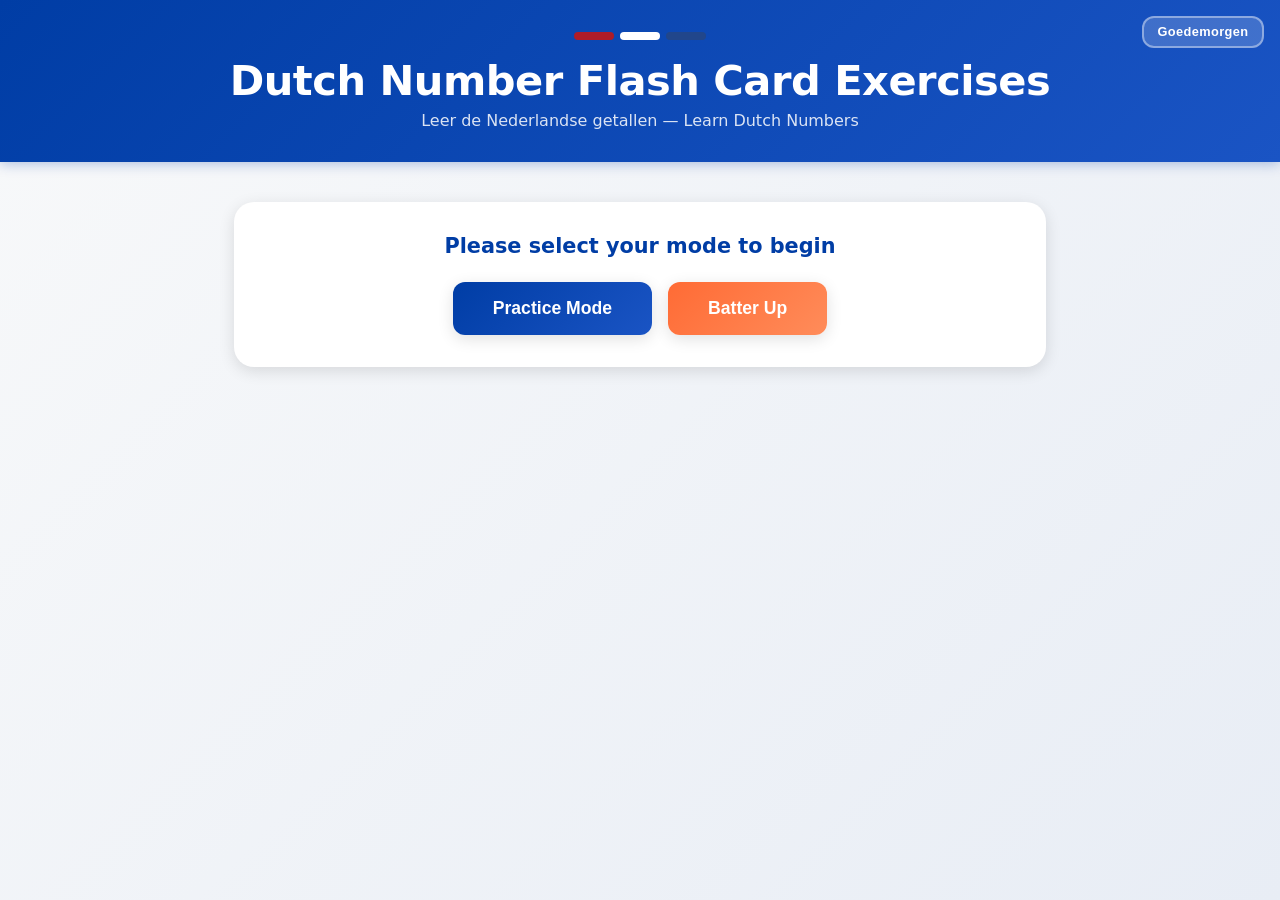
<file: index.html>
<!DOCTYPE html>
<html lang="en">
<head>
  <meta charset="UTF-8" />
  <meta name="viewport" content="width=device-width, initial-scale=1.0" />
  <title>Dutch Number Flash Card Exercises</title>
  <link rel="stylesheet" href="css/styles.css" />
</head>
<body>

  <header>
    <button class="btn-theme" id="theme-btn" onclick="toggleTheme()">Goedemorgen</button>
    <div class="flag-strip">
      <span class="red"></span>
      <span class="white"></span>
      <span class="blue"></span>
    </div>
    <h1>Dutch Number Flash Card Exercises</h1>
    <p class="subtitle">Leer de Nederlandse getallen &mdash; Learn Dutch Numbers</p>
  </header>

  <main>
    <div class="card">
      <p class="prompt">Please select your mode to begin</p>
      <div class="mode-buttons">
        <button class="btn-mode" onclick="location.href='practice.html'">Practice Mode</button>
        <button class="btn-mode orange" onclick="location.href='game.html'">Batter Up</button>
      </div>
    </div>
  </main>

  <script>
    (function () {
      if (localStorage.getItem('theme') === 'dark') {
        document.body.classList.add('dark');
      }
    })();

    function toggleTheme() {
      const isDark = document.body.classList.toggle('dark');
      localStorage.setItem('theme', isDark ? 'dark' : 'light');
      document.getElementById('theme-btn').textContent = isDark ? 'Goedeavond' : 'Goedemorgen';
    }

    document.addEventListener('DOMContentLoaded', () => {
      if (localStorage.getItem('theme') === 'dark') {
        document.getElementById('theme-btn').textContent = 'Goedeavond';
      }
    });
  </script>
</body>
</html>
</file>
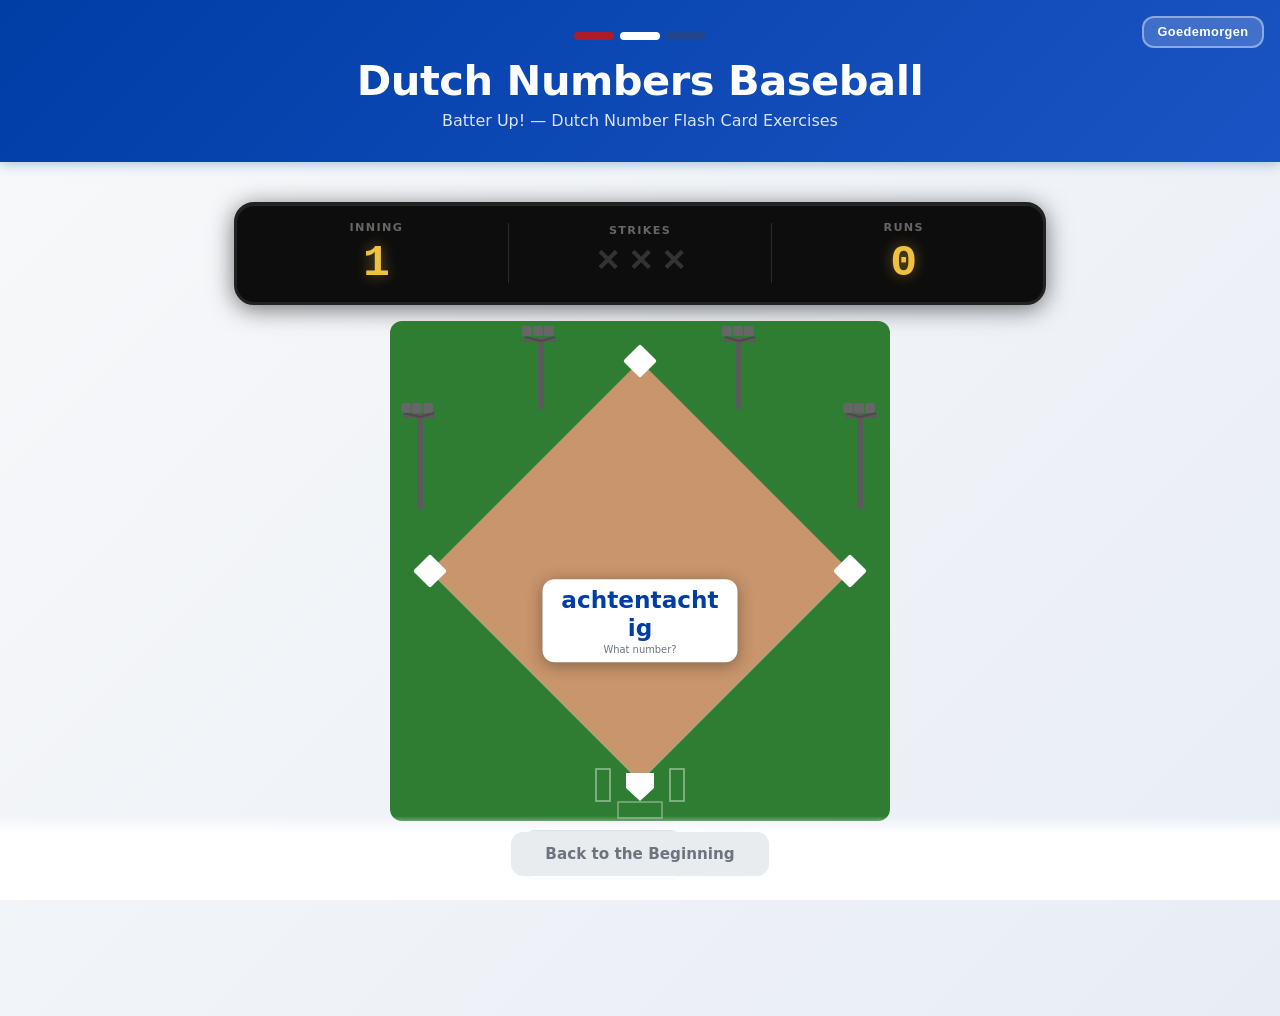
<file: game.html>
<!DOCTYPE html>
<html lang="en">
<head>
  <meta charset="UTF-8" />
  <meta name="viewport" content="width=device-width, initial-scale=1.0" />
  <title>Dutch Numbers Baseball</title>
  <link rel="stylesheet" href="css/styles.css" />
</head>
<body>

  <header>
    <button class="btn-theme" id="theme-btn" onclick="toggleTheme()">Goedemorgen</button>
    <div class="flag-strip">
      <span class="red"></span>
      <span class="white"></span>
      <span class="blue"></span>
    </div>
    <h1>Dutch Numbers Baseball</h1>
    <p class="subtitle">Batter Up! &mdash; Dutch Number Flash Card Exercises</p>
  </header>

  <main>

    <!-- Scoreboard -->
    <div class="baseball-scoreboard">
      <div class="sb-section">
        <div class="sb-label">Inning</div>
        <div class="sb-value" id="sb-inning">1</div>
      </div>
      <div class="sb-divider"></div>
      <div class="sb-section">
        <div class="sb-label">Strikes</div>
        <div class="strikes-display">
          <span class="strike-x" id="strike-1">&#10005;</span>
          <span class="strike-x" id="strike-2">&#10005;</span>
          <span class="strike-x" id="strike-3">&#10005;</span>
        </div>
      </div>
      <div class="sb-divider"></div>
      <div class="sb-section">
        <div class="sb-label">Runs</div>
        <div class="sb-value" id="sb-runs">0</div>
      </div>
    </div>

    <!-- Baseball Diamond -->
    <div class="diamond-wrapper">
      <svg viewBox="0 0 500 500" xmlns="http://www.w3.org/2000/svg" aria-label="Baseball diamond">
        <defs>
          <radialGradient id="lightGlowGrad" cx="50%" cy="50%" r="50%">
            <stop offset="0%"   stop-color="#fffbe0" stop-opacity="0.95"/>
            <stop offset="45%"  stop-color="#fff8a0" stop-opacity="0.55"/>
            <stop offset="100%" stop-color="#fffacd" stop-opacity="0"/>
          </radialGradient>
          <radialGradient id="fieldLightGrad" cx="50%" cy="60%" r="55%">
            <stop offset="0%"   stop-color="#c8ffb0" stop-opacity="0.22"/>
            <stop offset="100%" stop-color="#c8ffb0" stop-opacity="0"/>
          </radialGradient>
        </defs>

        <!-- Outfield grass -->
        <rect x="0" y="0" width="500" height="500" class="field-outfield"/>

        <!-- Foul lines -->
        <line x1="250" y1="460" x2="460" y2="250" stroke="white" stroke-width="1.5" opacity="0.45"/>
        <line x1="250" y1="460" x2="40"  y2="250" stroke="white" stroke-width="1.5" opacity="0.45"/>

        <!-- Infield dirt -->
        <polygon points="250,460 460,250 250,40 40,250" class="field-dirt"/>

        <!-- Pitcher's mound -->
        <ellipse cx="250" cy="300" rx="33" ry="25" class="field-mound"/>
        <!-- Rubber -->
        <rect x="242" y="296" width="16" height="5" rx="1" fill="white"/>

        <!-- 2nd base (top) -->
        <rect x="238" y="28" width="24" height="24" rx="2" fill="white" transform="rotate(45,250,40)"/>
        <!-- 1st base (right) -->
        <rect x="448" y="238" width="24" height="24" rx="2" fill="white" transform="rotate(45,460,250)"/>
        <!-- 3rd base (left) -->
        <rect x="28"  y="238" width="24" height="24" rx="2" fill="white" transform="rotate(45,40,250)"/>
        <!-- Home plate -->
        <polygon points="250,480 236,467 236,452 264,452 264,467" fill="white"/>

        <!-- Batter's boxes -->
        <rect x="206" y="448" width="14" height="32" fill="none" stroke="white" stroke-width="1.5" opacity="0.5"/>
        <rect x="280" y="448" width="14" height="32" fill="none" stroke="white" stroke-width="1.5" opacity="0.5"/>
        <!-- Catcher's box -->
        <rect x="228" y="481" width="44" height="16" fill="none" stroke="white" stroke-width="1.5" opacity="0.4"/>

        <!-- ═══ Stadium Light Poles ═══ -->

        <!-- Left Field -->
        <g>
          <rect x="27"  y="96"  width="6" height="92" rx="1" fill="#5a5a5a"/>
          <rect x="13"  y="92"  width="32" height="5" rx="1" fill="#5a5a5a"/>
          <!-- crossarm braces -->
          <line x1="30" y1="96" x2="14"  y2="92" stroke="#4a4a4a" stroke-width="2"/>
          <line x1="30" y1="96" x2="44"  y2="92" stroke="#4a4a4a" stroke-width="2"/>
          <!-- fixtures -->
          <rect x="11"  y="82"  width="10" height="10" rx="2" class="light-fixture"/>
          <rect x="22"  y="82"  width="10" height="10" rx="2" class="light-fixture"/>
          <rect x="33"  y="82"  width="10" height="10" rx="2" class="light-fixture"/>
          <!-- glow -->
          <circle cx="30" cy="87" r="45" fill="url(#lightGlowGrad)" class="light-glow"/>
        </g>

        <!-- Left-Center -->
        <g>
          <rect x="148" y="20"  width="6" height="68" rx="1" fill="#5a5a5a"/>
          <rect x="134" y="16"  width="32" height="5" rx="1" fill="#5a5a5a"/>
          <line x1="151" y1="20" x2="135" y2="16" stroke="#4a4a4a" stroke-width="2"/>
          <line x1="151" y1="20" x2="165" y2="16" stroke="#4a4a4a" stroke-width="2"/>
          <rect x="132" y="5"   width="10" height="10" rx="2" class="light-fixture"/>
          <rect x="143" y="5"   width="10" height="10" rx="2" class="light-fixture"/>
          <rect x="154" y="5"   width="10" height="10" rx="2" class="light-fixture"/>
          <circle cx="150" cy="10" r="45" fill="url(#lightGlowGrad)" class="light-glow"/>
        </g>

        <!-- Right-Center -->
        <g>
          <rect x="346" y="20"  width="6" height="68" rx="1" fill="#5a5a5a"/>
          <rect x="334" y="16"  width="32" height="5" rx="1" fill="#5a5a5a"/>
          <line x1="349" y1="20" x2="335" y2="16" stroke="#4a4a4a" stroke-width="2"/>
          <line x1="349" y1="20" x2="365" y2="16" stroke="#4a4a4a" stroke-width="2"/>
          <rect x="332" y="5"   width="10" height="10" rx="2" class="light-fixture"/>
          <rect x="343" y="5"   width="10" height="10" rx="2" class="light-fixture"/>
          <rect x="354" y="5"   width="10" height="10" rx="2" class="light-fixture"/>
          <circle cx="350" cy="10" r="45" fill="url(#lightGlowGrad)" class="light-glow"/>
        </g>

        <!-- Right Field -->
        <g>
          <rect x="467" y="96"  width="6" height="92" rx="1" fill="#5a5a5a"/>
          <rect x="455" y="92"  width="32" height="5" rx="1" fill="#5a5a5a"/>
          <line x1="470" y1="96" x2="456" y2="92" stroke="#4a4a4a" stroke-width="2"/>
          <line x1="470" y1="96" x2="486" y2="92" stroke="#4a4a4a" stroke-width="2"/>
          <rect x="453" y="82"  width="10" height="10" rx="2" class="light-fixture"/>
          <rect x="464" y="82"  width="10" height="10" rx="2" class="light-fixture"/>
          <rect x="475" y="82"  width="10" height="10" rx="2" class="light-fixture"/>
          <circle cx="470" cy="87" r="45" fill="url(#lightGlowGrad)" class="light-glow"/>
        </g>

        <!-- Field lighting overlay (dark mode only) -->
        <rect x="0" y="0" width="500" height="500" fill="url(#fieldLightGrad)" class="field-light-overlay"/>
      </svg>

      <!-- Flash card overlaid on pitcher's mound -->
      <div class="mound-card" id="mound-card">
        <div class="mound-word" id="game-dutch-word">---</div>
        <div class="mound-hint">What number?</div>
      </div>
    </div>

    <!-- Answer input -->
    <div class="game-answer-area" id="game-answer-area">
      <input
        type="number"
        id="game-input"
        class="answer-input"
        placeholder="?"
        min="0"
        max="99"
        autocomplete="off"
      />
      <button class="btn-check" onclick="checkGameAnswer()" title="Check answer">&#10003;</button>
    </div>

    <div class="feedback hidden" id="game-feedback"></div>

    <!-- Inning transition overlay -->
    <div class="inning-overlay hidden" id="inning-overlay">
      <div class="inning-announce" id="inning-announce">&#9918; Inning 2</div>
    </div>

    <!-- Game over overlay -->
    <div class="game-over-overlay hidden" id="game-over-overlay">
      <div class="game-over-card">
        <div class="game-over-icon">&#9918;</div>
        <div class="game-over-title">Game Over!</div>
        <div class="game-over-score">Final Score: <span id="final-runs">0</span> Runs</div>
        <button class="btn-mode" onclick="restartGame()">Play Again</button>
      </div>
    </div>

  </main>

  <!-- Fixed back button -->
  <div class="back-btn-wrap">
    <a href="index.html" class="btn-back">Back to the Beginning</a>
  </div>

  <script>
    // ── Theme ──
    (function () {
      if (localStorage.getItem('theme') === 'dark') document.body.classList.add('dark');
    })();
    function toggleTheme() {
      const isDark = document.body.classList.toggle('dark');
      localStorage.setItem('theme', isDark ? 'dark' : 'light');
      document.getElementById('theme-btn').textContent = isDark ? 'Goedeavond' : 'Goedemorgen';
    }
    document.addEventListener('DOMContentLoaded', () => {
      if (localStorage.getItem('theme') === 'dark') {
        document.getElementById('theme-btn').textContent = 'Goedeavond';
      }
    });
  </script>

  <script src="js/dutch-numbers.js"></script>

  <script>
    const TOTAL_INNINGS   = 9;
    const CORRECT_TO_WIN  = 10;   // correct answers needed to end an inning

    let currentInning    = 0;
    let strikes          = 0;
    let runs             = 0;
    let inningCorrect    = 0;     // correct answers this inning
    let masterQueue      = [];    // shuffled 0-100, shared across all innings
    let currentNumber    = null;
    let inputLocked      = false;

    // Fisher-Yates shuffle
    function shuffle(arr) {
      for (let i = arr.length - 1; i > 0; i--) {
        const j = Math.floor(Math.random() * (i + 1));
        [arr[i], arr[j]] = [arr[j], arr[i]];
      }
      return arr;
    }

    function buildMasterQueue() {
      const nums = [];
      for (let i = 0; i <= 100; i++) nums.push(i);
      return shuffle(nums);
    }

    function startInning(idx) {
      currentInning = idx;
      strikes       = 0;
      inningCorrect = 0;
      inputLocked   = false;
      updateScoreboard();
      nextNumber();
    }

    function nextNumber() {
      // masterQueue always has numbers left (101 numbers, max 90 used across 9 innings)
      currentNumber = masterQueue.shift();
      document.getElementById('game-dutch-word').textContent = getDutchWord(currentNumber);
      clearFeedback();
      const input = document.getElementById('game-input');
      input.value = '';
      if (!inputLocked) input.focus();
    }

    function updateScoreboard() {
      document.getElementById('sb-inning').textContent = currentInning + 1;
      document.getElementById('sb-runs').textContent   = runs;
      for (let i = 1; i <= 3; i++) {
        document.getElementById('strike-' + i).classList.toggle('active', i <= strikes);
      }
    }

    function checkGameAnswer() {
      if (inputLocked) return;
      const input = document.getElementById('game-input');
      const val   = input.value.trim();
      if (val === '') return;

      const num       = parseInt(val, 10);
      const feedbackEl = document.getElementById('game-feedback');

      if (num === currentNumber) {
        runs++;
        inningCorrect++;
        updateScoreboard();
        feedbackEl.textContent = 'Juist!';
        feedbackEl.className   = 'feedback correct';
        inputLocked = true;
        if (inningCorrect >= CORRECT_TO_WIN) {
          setTimeout(() => {
            inputLocked = false;
            advanceInning();
          }, 900);
        } else {
          setTimeout(() => {
            inputLocked = false;
            nextNumber();
          }, 800);
        }
      } else {
        strikes++;
        updateScoreboard();
        feedbackEl.textContent = 'Onjuist';
        feedbackEl.className   = 'feedback incorrect';
        input.value = '';
        if (strikes >= 3) {
          inputLocked = true;
          feedbackEl.innerHTML = 'Onjuist &mdash; the answer was <strong>' + currentNumber + '</strong>';
          setTimeout(() => {
            inputLocked = false;
            advanceInning();
          }, 2200);
        } else {
          input.focus();
        }
      }
    }

    function advanceInning() {
      if (currentInning >= TOTAL_INNINGS - 1) {
        showGameOver();
        return;
      }
      const nextIdx = currentInning + 1;
      showInningBanner(nextIdx + 1, () => startInning(nextIdx));
    }

    function showInningBanner(num, cb) {
      const overlay = document.getElementById('inning-overlay');
      document.getElementById('inning-announce').textContent = '\u26BE Inning ' + num;
      overlay.classList.remove('hidden');
      setTimeout(() => {
        overlay.classList.add('hidden');
        cb();
      }, 1800);
    }

    function showGameOver() {
      document.getElementById('game-over-overlay').classList.remove('hidden');
      document.getElementById('final-runs').textContent = runs;
      document.getElementById('game-answer-area').style.display = 'none';
      document.getElementById('mound-card').style.visibility    = 'hidden';
    }

    function restartGame() {
      runs        = 0;
      masterQueue = buildMasterQueue();
      document.getElementById('game-over-overlay').classList.add('hidden');
      document.getElementById('game-answer-area').style.display = '';
      document.getElementById('mound-card').style.visibility    = '';
      startInning(0);
    }

    function clearFeedback() {
      const el = document.getElementById('game-feedback');
      el.textContent = '';
      el.className   = 'feedback hidden';
    }

    document.addEventListener('DOMContentLoaded', () => {
      document.getElementById('game-input').addEventListener('keydown', e => {
        if (e.key === 'Enter') checkGameAnswer();
      });
      masterQueue = buildMasterQueue();
      startInning(0);
    });
  </script>

</body>
</html>
</file>
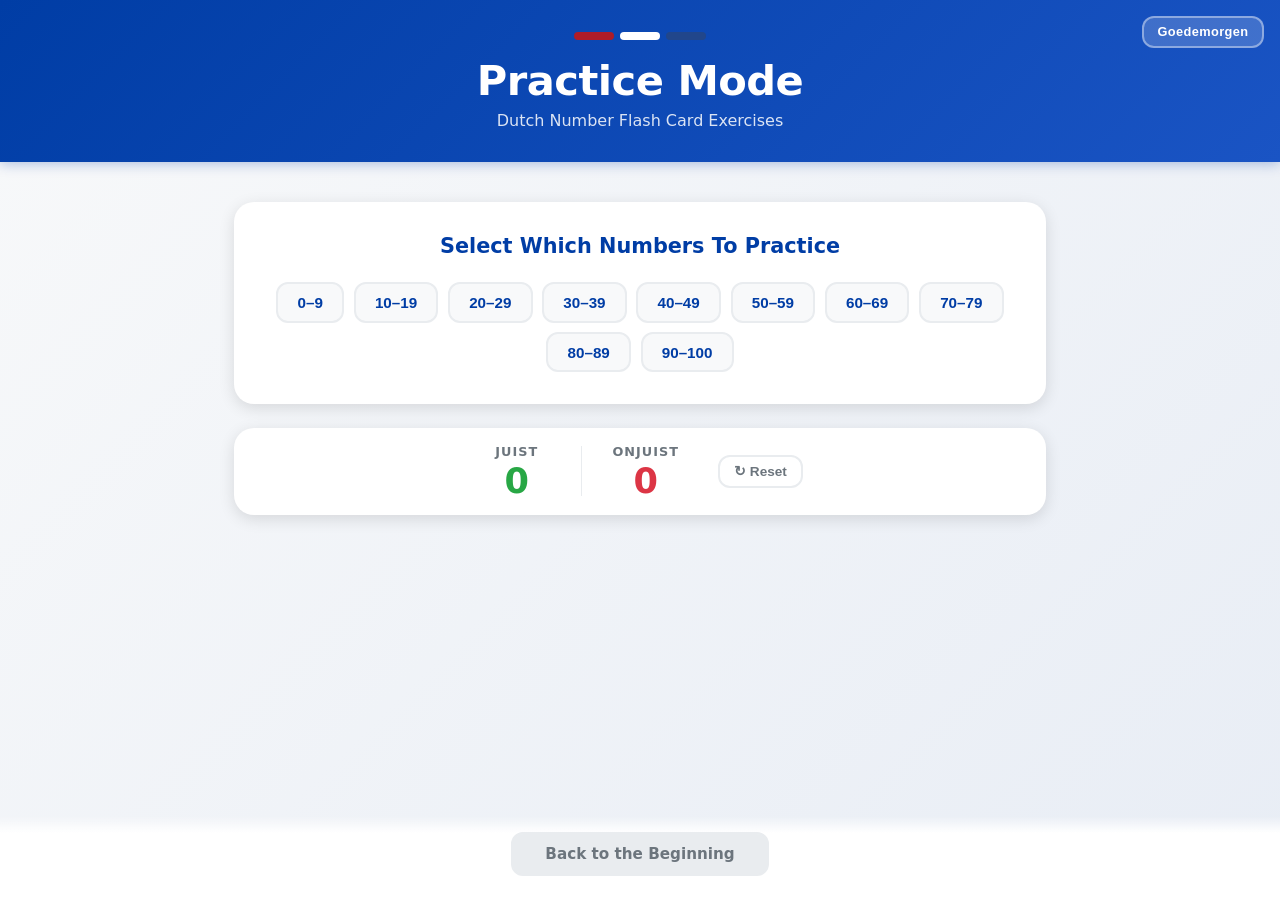
<file: practice.html>
<!DOCTYPE html>
<html lang="en">
<head>
  <meta charset="UTF-8" />
  <meta name="viewport" content="width=device-width, initial-scale=1.0" />
  <title>Practice Mode &mdash; Dutch Number Flash Card Exercises</title>
  <link rel="stylesheet" href="css/styles.css" />
</head>
<body>

  <header>
    <button class="btn-theme" id="theme-btn" onclick="toggleTheme()">Goedemorgen</button>
    <div class="flag-strip">
      <span class="red"></span>
      <span class="white"></span>
      <span class="blue"></span>
    </div>
    <h1>Practice Mode</h1>
    <p class="subtitle">Dutch Number Flash Card Exercises</p>
  </header>

  <main>

    <!-- Range selector -->
    <div class="card">
      <p class="prompt">Select Which Numbers To Practice</p>
      <div class="range-buttons">
        <button class="btn-range" data-min="0"  data-max="9"   onclick="selectRange(this)">0&ndash;9</button>
        <button class="btn-range" data-min="10" data-max="19"  onclick="selectRange(this)">10&ndash;19</button>
        <button class="btn-range" data-min="20" data-max="29"  onclick="selectRange(this)">20&ndash;29</button>
        <button class="btn-range" data-min="30" data-max="39"  onclick="selectRange(this)">30&ndash;39</button>
        <button class="btn-range" data-min="40" data-max="49"  onclick="selectRange(this)">40&ndash;49</button>
        <button class="btn-range" data-min="50" data-max="59"  onclick="selectRange(this)">50&ndash;59</button>
        <button class="btn-range" data-min="60" data-max="69"  onclick="selectRange(this)">60&ndash;69</button>
        <button class="btn-range" data-min="70" data-max="79"  onclick="selectRange(this)">70&ndash;79</button>
        <button class="btn-range" data-min="80" data-max="89"  onclick="selectRange(this)">80&ndash;89</button>
        <button class="btn-range" data-min="90" data-max="100" onclick="selectRange(this)">90&ndash;100</button>
      </div>
    </div>

    <!-- Scoreboard -->
    <div class="card scoreboard">
      <div class="score-item correct-score">
        <span class="score-label">Juist</span>
        <span class="score-value" id="score-correct">0</span>
      </div>
      <div class="score-divider"></div>
      <div class="score-item incorrect-score">
        <span class="score-label">Onjuist</span>
        <span class="score-value" id="score-incorrect">0</span>
      </div>
      <button class="btn-reset" onclick="resetScore()" title="Reset score">&#8635; Reset</button>
    </div>

    <!-- Flash card area (hidden until a range is selected) -->
    <div id="flashcard-area" class="card">
      <div class="flashcard">
        <div class="dutch-word" id="dutch-word">---</div>
        <div class="card-hint">What number is this?</div>
      </div>

      <div class="answer-area">
        <input
          type="number"
          id="answer-input"
          class="answer-input"
          placeholder="?"
          min="0"
          max="100"
          autocomplete="off"
        />
        <button class="btn-check" onclick="checkAnswer()" title="Check answer">&#10003;</button>
      </div>

      <div class="feedback hidden" id="feedback"></div>
    </div>

  </main>

  <!-- Fixed back button -->
  <div class="back-btn-wrap">
    <a href="index.html" class="btn-back">Back to the Beginning</a>
  </div>

  <script>
    (function () {
      if (localStorage.getItem('theme') === 'dark') {
        document.body.classList.add('dark');
      }
    })();

    function toggleTheme() {
      const isDark = document.body.classList.toggle('dark');
      localStorage.setItem('theme', isDark ? 'dark' : 'light');
      document.getElementById('theme-btn').textContent = isDark ? 'Goedeavond' : 'Goedemorgen';
    }
  </script>
  <script src="js/dutch-numbers.js"></script>
  <script>
    let currentNumber = null;
    let currentMin = null;
    let currentMax = null;
    const RECENT_HISTORY_SIZE = 8;
    let recentNumbers = [];
    let scoreCorrect = 0;
    let scoreIncorrect = 0;

    function updateScoreboard() {
      document.getElementById('score-correct').textContent = scoreCorrect;
      document.getElementById('score-incorrect').textContent = scoreIncorrect;
    }

    function resetScore() {
      scoreCorrect = 0;
      scoreIncorrect = 0;
      updateScoreboard();
    }

    function selectRange(btn) {
      // Update active button styling
      document.querySelectorAll('.btn-range').forEach(b => b.classList.remove('active'));
      btn.classList.add('active');

      currentMin = parseInt(btn.dataset.min);
      currentMax = parseInt(btn.dataset.max);
      recentNumbers = [];

      // Show the flash card area
      document.getElementById('flashcard-area').style.display = 'block';

      // Clear previous feedback and input
      clearFeedback();
      document.getElementById('answer-input').value = '';

      // Show a new card
      nextCard();
    }

    function nextCard() {
      const rangeSize = currentMax - currentMin + 1;
      const excludeCount = Math.min(RECENT_HISTORY_SIZE, rangeSize - 1);
      const excluded = recentNumbers.slice(-excludeCount);
      let candidate;
      do {
        candidate = getRandomNumber(currentMin, currentMax);
      } while (excluded.includes(candidate));
      currentNumber = candidate;
      recentNumbers.push(currentNumber);
      if (recentNumbers.length > RECENT_HISTORY_SIZE) recentNumbers.shift();
      document.getElementById('dutch-word').textContent = getDutchWord(currentNumber);
      clearFeedback();
      const input = document.getElementById('answer-input');
      input.value = '';
      input.focus();
    }

    function checkAnswer() {
      const input = document.getElementById('answer-input');
      const userValue = input.value.trim();

      if (userValue === '') return;

      const userNumber = parseInt(userValue, 10);
      const feedbackEl = document.getElementById('feedback');

      if (userNumber === currentNumber) {
        scoreCorrect++;
        updateScoreboard();
        feedbackEl.textContent = 'Juist!';
        feedbackEl.className = 'feedback correct';
        // Automatically show next card after a short pause
        setTimeout(() => {
          nextCard();
        }, 900);
      } else {
        scoreIncorrect++;
        updateScoreboard();
        feedbackEl.textContent = 'Onjuist';
        feedbackEl.className = 'feedback incorrect';
        input.value = '';
        input.focus();
      }
    }

    function clearFeedback() {
      const feedbackEl = document.getElementById('feedback');
      feedbackEl.textContent = '';
      feedbackEl.className = 'feedback hidden';
    }

    // Allow pressing Enter to submit; also sync theme button label on load
    document.addEventListener('DOMContentLoaded', () => {
      document.getElementById('answer-input').addEventListener('keydown', (e) => {
        if (e.key === 'Enter') checkAnswer();
      });
      if (localStorage.getItem('theme') === 'dark') {
        document.getElementById('theme-btn').textContent = 'Goedeavond';
      }
    });
  </script>

</body>
</html>
</file>
<file: css/styles.css>
:root {
  --dutch-orange: #FF6B35;
  --dutch-blue: #003DA5;
  --dutch-blue-light: #1a54c4;
  --white: #ffffff;
  --off-white: #f8f9fa;
  --light-gray: #e9ecef;
  --medium-gray: #6c757d;
  --dark: #1a1a2e;
  --success-green: #28a745;
  --danger-red: #dc3545;
  --shadow: 0 4px 16px rgba(0, 0, 0, 0.12);
  --shadow-hover: 0 8px 28px rgba(0, 0, 0, 0.2);
  --radius: 12px;
  --radius-lg: 20px;
}

* {
  box-sizing: border-box;
  margin: 0;
  padding: 0;
}

body {
  font-family: 'Segoe UI', system-ui, -apple-system, sans-serif;
  background: linear-gradient(135deg, #f8f9fa 0%, #e8edf5 100%);
  min-height: 100vh;
  color: var(--dark);
}

/* ── Header ── */
header {
  background: linear-gradient(135deg, var(--dutch-blue) 0%, var(--dutch-blue-light) 100%);
  color: var(--white);
  text-align: center;
  padding: 2rem 1rem;
  box-shadow: 0 2px 12px rgba(0, 61, 165, 0.3);
}

header .flag-strip {
  display: flex;
  justify-content: center;
  gap: 6px;
  margin-bottom: 1rem;
}

header .flag-strip span {
  display: inline-block;
  width: 40px;
  height: 8px;
  border-radius: 4px;
}

header .flag-strip .red    { background: #AE1C28; }
header .flag-strip .white  { background: #fff; }
header .flag-strip .blue   { background: #21468B; }

header h1 {
  font-size: clamp(1.6rem, 4vw, 2.6rem);
  font-weight: 700;
  letter-spacing: -0.5px;
}

header p.subtitle {
  margin-top: 0.4rem;
  font-size: 1rem;
  opacity: 0.85;
}

/* ── Main content ── */
main {
  max-width: 860px;
  margin: 0 auto;
  padding: 2.5rem 1.5rem 5rem;
}

/* ── Cards ── */
.card {
  background: var(--white);
  border-radius: var(--radius-lg);
  box-shadow: var(--shadow);
  padding: 2rem;
  margin-bottom: 1.5rem;
}

/* ── Prompt text ── */
.prompt {
  text-align: center;
  font-size: 1.3rem;
  font-weight: 600;
  color: var(--dutch-blue);
  margin-bottom: 1.5rem;
}

/* ── Mode buttons (index) ── */
.mode-buttons {
  display: flex;
  gap: 1rem;
  justify-content: center;
  flex-wrap: wrap;
}

.btn-mode {
  background: linear-gradient(135deg, var(--dutch-blue) 0%, var(--dutch-blue-light) 100%);
  color: var(--white);
  border: none;
  border-radius: var(--radius);
  padding: 1rem 2.5rem;
  font-size: 1.1rem;
  font-weight: 600;
  cursor: pointer;
  transition: transform 0.15s, box-shadow 0.15s;
  box-shadow: var(--shadow);
}

.btn-mode:hover {
  transform: translateY(-3px);
  box-shadow: var(--shadow-hover);
}

.btn-mode.orange {
  background: linear-gradient(135deg, var(--dutch-orange) 0%, #ff8c5a 100%);
}

/* ── Range buttons (practice) ── */
.range-buttons {
  display: flex;
  flex-wrap: wrap;
  gap: 0.6rem;
  justify-content: center;
}

.btn-range {
  background: var(--off-white);
  border: 2px solid var(--light-gray);
  border-radius: var(--radius);
  padding: 0.6rem 1.2rem;
  font-size: 0.95rem;
  font-weight: 600;
  cursor: pointer;
  transition: all 0.15s;
  color: var(--dutch-blue);
}

.btn-range:hover {
  background: var(--dutch-blue);
  color: var(--white);
  border-color: var(--dutch-blue);
  transform: translateY(-2px);
  box-shadow: var(--shadow);
}

.btn-range.active {
  background: var(--dutch-blue);
  color: var(--white);
  border-color: var(--dutch-blue);
  box-shadow: var(--shadow);
}

/* ── Flash card ── */
#flashcard-area {
  display: none;
}

.flashcard {
  background: linear-gradient(135deg, var(--dutch-blue) 0%, var(--dutch-blue-light) 100%);
  color: var(--white);
  border-radius: var(--radius-lg);
  padding: 2.5rem 2rem;
  text-align: center;
  margin-bottom: 1.5rem;
  box-shadow: var(--shadow);
  min-height: 140px;
  display: flex;
  align-items: center;
  justify-content: center;
  flex-direction: column;
}

.flashcard .dutch-word {
  font-size: clamp(2rem, 6vw, 3.5rem);
  font-weight: 700;
  letter-spacing: 1px;
  word-break: break-word;
}

.flashcard .card-hint {
  font-size: 0.9rem;
  opacity: 0.75;
  margin-top: 0.5rem;
}

/* ── Answer area ── */
.answer-area {
  display: flex;
  gap: 0.75rem;
  align-items: center;
  justify-content: center;
  flex-wrap: wrap;
}

.answer-input {
  border: 2px solid var(--light-gray);
  border-radius: var(--radius);
  padding: 0.75rem 1.2rem;
  font-size: 1.2rem;
  width: 160px;
  text-align: center;
  outline: none;
  transition: border-color 0.15s;
  color: var(--dark);
}

.answer-input:focus {
  border-color: var(--dutch-blue);
}

.btn-check {
  background: linear-gradient(135deg, var(--dutch-orange) 0%, #ff8c5a 100%);
  border: none;
  border-radius: var(--radius);
  padding: 0.75rem 1.4rem;
  font-size: 1.3rem;
  cursor: pointer;
  transition: transform 0.15s, box-shadow 0.15s;
  box-shadow: var(--shadow);
  color: var(--white);
  line-height: 1;
}

.btn-check:hover {
  transform: translateY(-2px);
  box-shadow: var(--shadow-hover);
}

/* ── Feedback ── */
.feedback {
  text-align: center;
  font-size: 1.8rem;
  font-weight: 800;
  margin-top: 1rem;
  min-height: 2.5rem;
  letter-spacing: 1px;
  transition: opacity 0.2s;
}

.feedback.correct {
  color: var(--success-green);
}

.feedback.incorrect {
  color: var(--danger-red);
}

.feedback.hidden {
  opacity: 0;
}

/* ── Back button ── */
.back-btn-wrap {
  position: fixed;
  bottom: 0;
  left: 0;
  right: 0;
  background: linear-gradient(to top, rgba(255,255,255,0.98) 80%, transparent);
  padding: 1rem 1.5rem 1.5rem;
  display: flex;
  justify-content: center;
}

.btn-back {
  background: var(--light-gray);
  color: var(--medium-gray);
  border: 2px solid var(--light-gray);
  border-radius: var(--radius);
  padding: 0.7rem 2rem;
  font-size: 0.95rem;
  font-weight: 600;
  cursor: pointer;
  transition: all 0.15s;
  text-decoration: none;
  display: inline-block;
}

.btn-back:hover {
  background: var(--dutch-blue);
  color: var(--white);
  border-color: var(--dutch-blue);
  transform: translateY(-2px);
  box-shadow: var(--shadow);
}

/* ── Scoreboard ── */
.scoreboard {
  display: flex;
  align-items: center;
  justify-content: center;
  gap: 1.5rem;
  padding: 1rem 1.5rem;
}

.score-item {
  display: flex;
  flex-direction: column;
  align-items: center;
  gap: 0.25rem;
  min-width: 80px;
}

.score-label {
  font-size: 0.8rem;
  font-weight: 600;
  text-transform: uppercase;
  letter-spacing: 0.08em;
  color: var(--medium-gray);
}

.score-value {
  font-size: 2.2rem;
  font-weight: 800;
  line-height: 1;
}

.correct-score .score-value  { color: var(--success-green); }
.incorrect-score .score-value { color: var(--danger-red); }

.score-divider {
  width: 1px;
  height: 50px;
  background: var(--light-gray);
}

.btn-reset {
  margin-left: 0.5rem;
  background: none;
  border: 2px solid var(--light-gray);
  border-radius: var(--radius);
  padding: 0.4rem 0.9rem;
  font-size: 0.85rem;
  font-weight: 600;
  color: var(--medium-gray);
  cursor: pointer;
  transition: all 0.15s;
}

.btn-reset:hover {
  border-color: var(--danger-red);
  color: var(--danger-red);
}

/* ── Game mode placeholder ── */
.coming-soon {
  text-align: center;
  padding: 3rem 1rem;
}

.coming-soon .icon {
  font-size: 4rem;
  margin-bottom: 1rem;
}

.coming-soon h2 {
  font-size: 1.8rem;
  color: var(--dutch-blue);
  margin-bottom: 0.5rem;
}

.coming-soon p {
  color: var(--medium-gray);
  font-size: 1.05rem;
}

/* ── Theme toggle button ── */
header {
  position: relative;
}

.btn-theme {
  position: absolute;
  top: 1rem;
  right: 1rem;
  background: rgba(255, 255, 255, 0.18);
  color: var(--white);
  border: 2px solid rgba(255, 255, 255, 0.4);
  border-radius: var(--radius);
  padding: 0.4rem 0.85rem;
  font-size: 0.8rem;
  font-weight: 700;
  cursor: pointer;
  transition: background 0.15s, border-color 0.15s;
  white-space: nowrap;
  letter-spacing: 0.03em;
}

.btn-theme:hover {
  background: rgba(255, 255, 255, 0.32);
  border-color: rgba(255, 255, 255, 0.7);
}

/* ── Dark mode ── */
body.dark {
  background: linear-gradient(135deg, #0f1117 0%, #1a1f2e 100%);
  color: #e2e8f0;
}

body.dark .card {
  background: #1e2336;
  box-shadow: 0 4px 16px rgba(0, 0, 0, 0.4);
}

body.dark .prompt {
  color: #7ba7f7;
}

body.dark .btn-range {
  background: #252c42;
  border-color: #374060;
  color: #7ba7f7;
}

body.dark .btn-range:hover,
body.dark .btn-range.active {
  background: var(--dutch-blue-light);
  color: var(--white);
  border-color: var(--dutch-blue-light);
}

body.dark .answer-input {
  background: #252c42;
  border-color: #374060;
  color: #e2e8f0;
}

body.dark .answer-input:focus {
  border-color: #7ba7f7;
}

body.dark .score-label {
  color: #94a3b8;
}

body.dark .score-divider {
  background: #374060;
}

body.dark .btn-reset {
  border-color: #374060;
  color: #94a3b8;
}

body.dark .btn-reset:hover {
  border-color: var(--danger-red);
  color: var(--danger-red);
}

body.dark .back-btn-wrap {
  background: linear-gradient(to top, rgba(15, 17, 23, 0.98) 80%, transparent);
}

body.dark .btn-back {
  background: #252c42;
  border-color: #374060;
  color: #94a3b8;
}

body.dark .btn-back:hover {
  background: var(--dutch-blue-light);
  border-color: var(--dutch-blue-light);
  color: var(--white);
}

body.dark .coming-soon h2 {
  color: #7ba7f7;
}

body.dark .coming-soon p {
  color: #94a3b8;
}

/* ── Baseball Scoreboard ── */
.baseball-scoreboard {
  background: #0d0d0d;
  border: 3px solid #222;
  border-radius: var(--radius-lg);
  display: flex;
  align-items: center;
  justify-content: space-around;
  padding: 1rem 0.5rem;
  margin-bottom: 1rem;
  box-shadow: 0 4px 24px rgba(0,0,0,0.55), inset 0 1px 0 #2a2a2a;
}

.sb-section {
  text-align: center;
  flex: 1;
}

.sb-label {
  font-size: 0.7rem;
  font-weight: 700;
  text-transform: uppercase;
  letter-spacing: 0.12em;
  color: #666;
  margin-bottom: 0.4rem;
}

.sb-value {
  font-size: 2.8rem;
  font-weight: 900;
  color: #f0c040;
  font-family: 'Courier New', 'Lucida Console', monospace;
  line-height: 1;
  text-shadow: 0 0 14px rgba(240, 192, 64, 0.45);
}

.sb-divider {
  width: 1px;
  height: 60px;
  background: #2a2a2a;
  flex-shrink: 0;
}

.strikes-display {
  display: flex;
  gap: 0.5rem;
  justify-content: center;
  padding: 0.3rem 0;
}

.strike-x {
  font-size: 1.9rem;
  font-weight: 900;
  color: #333;
  line-height: 1;
  transition: color 0.2s, text-shadow 0.2s;
  font-family: 'Courier New', monospace;
}

.strike-x.active {
  color: #dc3545;
  text-shadow: 0 0 12px rgba(220, 53, 69, 0.55);
}

/* ── Diamond wrapper ── */
.diamond-wrapper {
  position: relative;
  max-width: 500px;
  margin: 0 auto 0.25rem;
}

.diamond-wrapper svg {
  width: 100%;
  height: auto;
  display: block;
  border-radius: var(--radius);
}

/* SVG field element default colors */
.field-outfield      { fill: #2e7d32; }
.field-dirt          { fill: #c8956c; }
.field-mound         { fill: #b87a56; }

/* Stadium lights — off in light mode */
.light-glow          { opacity: 0;    transition: opacity 0.5s; }
.light-fixture       { fill: #666;    transition: fill 0.5s; }
.field-light-overlay { opacity: 0;    transition: opacity 0.5s; }

/* Stadium lights — on in dark mode */
body.dark .light-glow          { opacity: 1; }
body.dark .light-fixture       { fill: #fffacd; }
body.dark .field-light-overlay { opacity: 1; }
body.dark .field-outfield      { fill: #357a3a; }
body.dark .field-dirt          { fill: #b8855c; }

/* ── Mound flashcard overlay ── */
.mound-card {
  position: absolute;
  top: 60%;
  left: 50%;
  transform: translate(-50%, -50%);
  background: white;
  border-radius: var(--radius);
  padding: 0.45rem 1rem;
  box-shadow: 0 3px 16px rgba(0,0,0,0.35);
  text-align: center;
  min-width: 115px;
  max-width: 195px;
  pointer-events: none;
  z-index: 10;
}

.mound-word {
  font-size: clamp(0.9rem, 3.5vw, 1.45rem);
  font-weight: 700;
  color: var(--dutch-blue);
  word-break: break-word;
  line-height: 1.2;
}

.mound-hint {
  font-size: 0.62rem;
  color: var(--medium-gray);
  margin-top: 0.15rem;
}

body.dark .mound-card { background: #1e2336; }
body.dark .mound-word { color: #7ba7f7; }
body.dark .mound-hint { color: #64748b; }

/* ── Game answer area ── */
.game-answer-area {
  display: flex;
  gap: 0.75rem;
  align-items: center;
  justify-content: center;
  flex-wrap: wrap;
  margin: 0.6rem 0 0.4rem;
}

/* ── Inning transition overlay ── */
.inning-overlay {
  position: fixed;
  inset: 0;
  background: rgba(0, 0, 0, 0.8);
  display: flex;
  align-items: center;
  justify-content: center;
  z-index: 200;
}
.inning-overlay.hidden { display: none; }

.inning-announce {
  font-size: clamp(2rem, 8vw, 3.5rem);
  font-weight: 900;
  color: white;
  letter-spacing: 0.04em;
  text-shadow: 0 0 35px var(--dutch-orange), 0 2px 10px rgba(0,0,0,0.6);
  animation: popIn 0.35s cubic-bezier(0.34, 1.56, 0.64, 1);
}

@keyframes popIn {
  from { transform: scale(0.4); opacity: 0; }
  to   { transform: scale(1);   opacity: 1; }
}

/* ── Game over overlay ── */
.game-over-overlay {
  position: fixed;
  inset: 0;
  background: rgba(0, 0, 0, 0.84);
  display: flex;
  align-items: center;
  justify-content: center;
  z-index: 200;
}
.game-over-overlay.hidden { display: none; }

.game-over-card {
  background: #12161f;
  border: 2px solid #2a3050;
  border-radius: var(--radius-lg);
  padding: 2.5rem 2.5rem;
  text-align: center;
  color: white;
  animation: popIn 0.4s cubic-bezier(0.34, 1.56, 0.64, 1);
}

.game-over-icon  { font-size: 3.5rem; margin-bottom: 0.4rem; }

.game-over-title {
  font-size: 2.4rem;
  font-weight: 900;
  color: var(--dutch-orange);
  margin-bottom: 0.4rem;
  letter-spacing: -0.5px;
}

.game-over-score {
  font-size: 1.4rem;
  color: #f0c040;
  margin-bottom: 2rem;
}

/* ── Responsive ── */
@media (max-width: 480px) {
  .mode-buttons {
    flex-direction: column;
    align-items: center;
  }

  .btn-mode {
    width: 100%;
    max-width: 300px;
  }

  .answer-input {
    width: 130px;
  }
}
</file>
